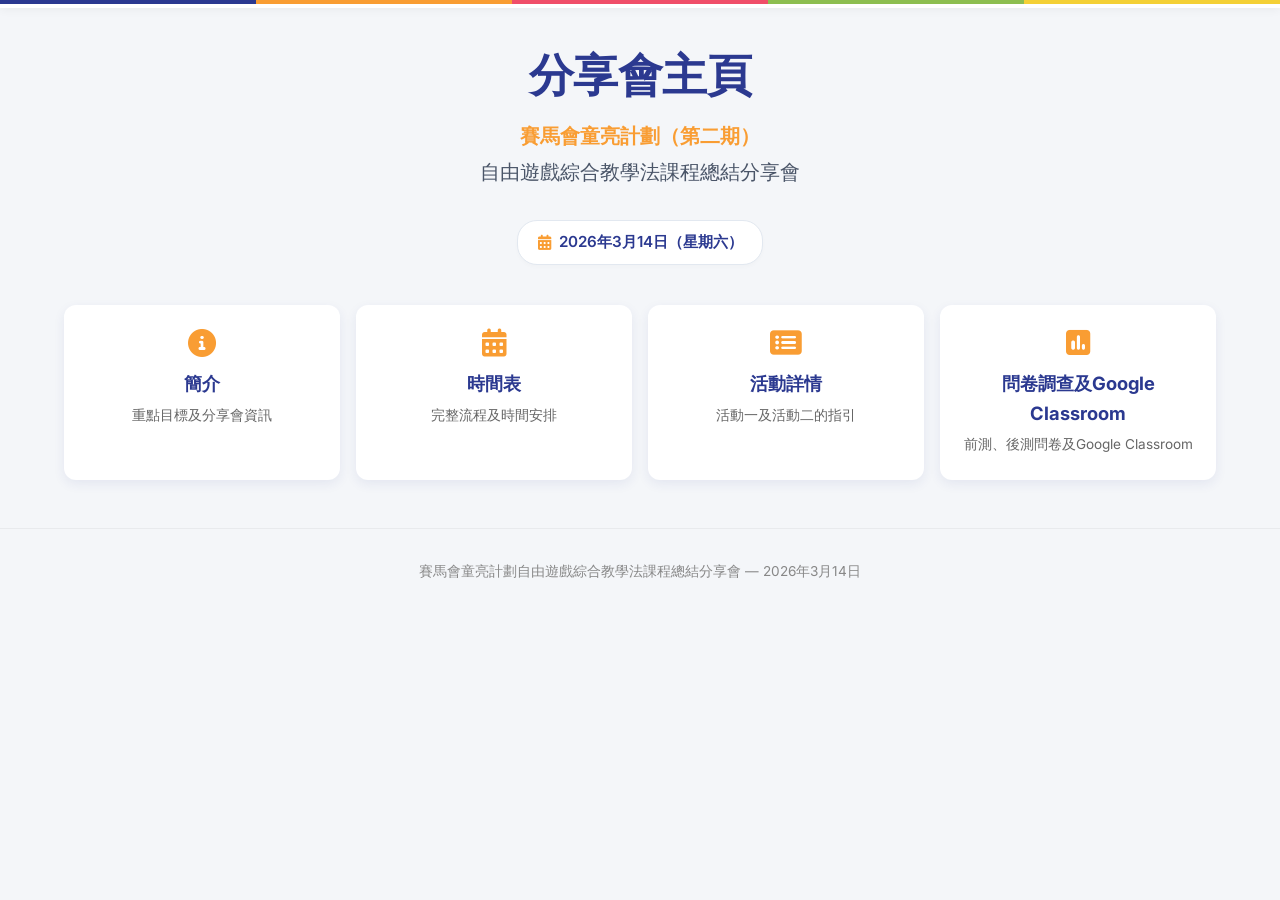
<file: index.html>
<!DOCTYPE html>
<html lang="zh-Hant-HK">
<head>
    <meta charset="UTF-8">
    <meta name="viewport" content="width=device-width, initial-scale=1.0">
    <title>自由遊戲綜合教學法課程總結分享會 — 參加者</title>
    <link rel="stylesheet" href="styles/styles.css">
    <link href="https://fonts.googleapis.com/css2?family=Inter:wght@300;400;500;600&display=swap" rel="stylesheet">
    <link href="https://cdnjs.cloudflare.com/ajax/libs/font-awesome/6.0.0/css/all.min.css" rel="stylesheet">
    <style>
        .site-title {
            font-weight: 600;
            color: #2b3990;
            font-size: 1rem;
        }
</style>
</head>
<body>
    <header>
        <nav>
            <div class="nav-wrapper"></div>
        </nav>
    </header>

    <main>
        <div class="hero">
            <h1>分享會主頁</h1>
            <p class="subtitle">賽馬會童亮計劃（第二期）</p>
            <p class="subtitle">自由遊戲綜合教學法課程總結分享會</p>
            <div class="date-info">
                <i class="fas fa-calendar-alt"></i>
                2026年3月14日（星期六）
            </div>
        </div>

        <div class="dashboard-grid">
            <div class="card" data-section="overview">
                <i class="fas fa-info-circle"></i>
                <h2>簡介</h2>
                <p>重點目標及分享會資訊</p>
            </div>
            <div class="card" data-section="schedule">
                <i class="fas fa-calendar-alt"></i>
                <h2>時間表</h2>
                <p>完整流程及時間安排</p>
            </div>
            <div class="card" data-section="activity-details">
                <i class="fas fa-list-alt"></i>
                <h2>活動詳情</h2>
                <p>活動一及活動二的指引</p>
            </div>
            <div class="card surveys-card" data-section="surveys">
                <i class="fas fa-poll"></i>
                <h2>問卷調查及Google Classroom</h2>
                <p>前測、後測問卷及Google Classroom</p>
            </div>
        </div>

    </main>

    <footer>
        <p>賽馬會童亮計劃自由遊戲綜合教學法課程總結分享會 — 2026年3月14日</p>
    </footer>

    <script>
        document.querySelectorAll('.card').forEach(card => {
            card.addEventListener('click', function() {
                const routes = {
                    'overview': 'pages/overview.html',
                    'schedule': 'pages/schedule.html',
                    'activity-details': 'pages/activity_details.html',
                    'surveys': 'pages/surveys.html'
                };
                const dest = routes[this.dataset.section];
                if (dest) window.location.href = dest;
            });
        });
    </script>
</body>
</html>
</file>
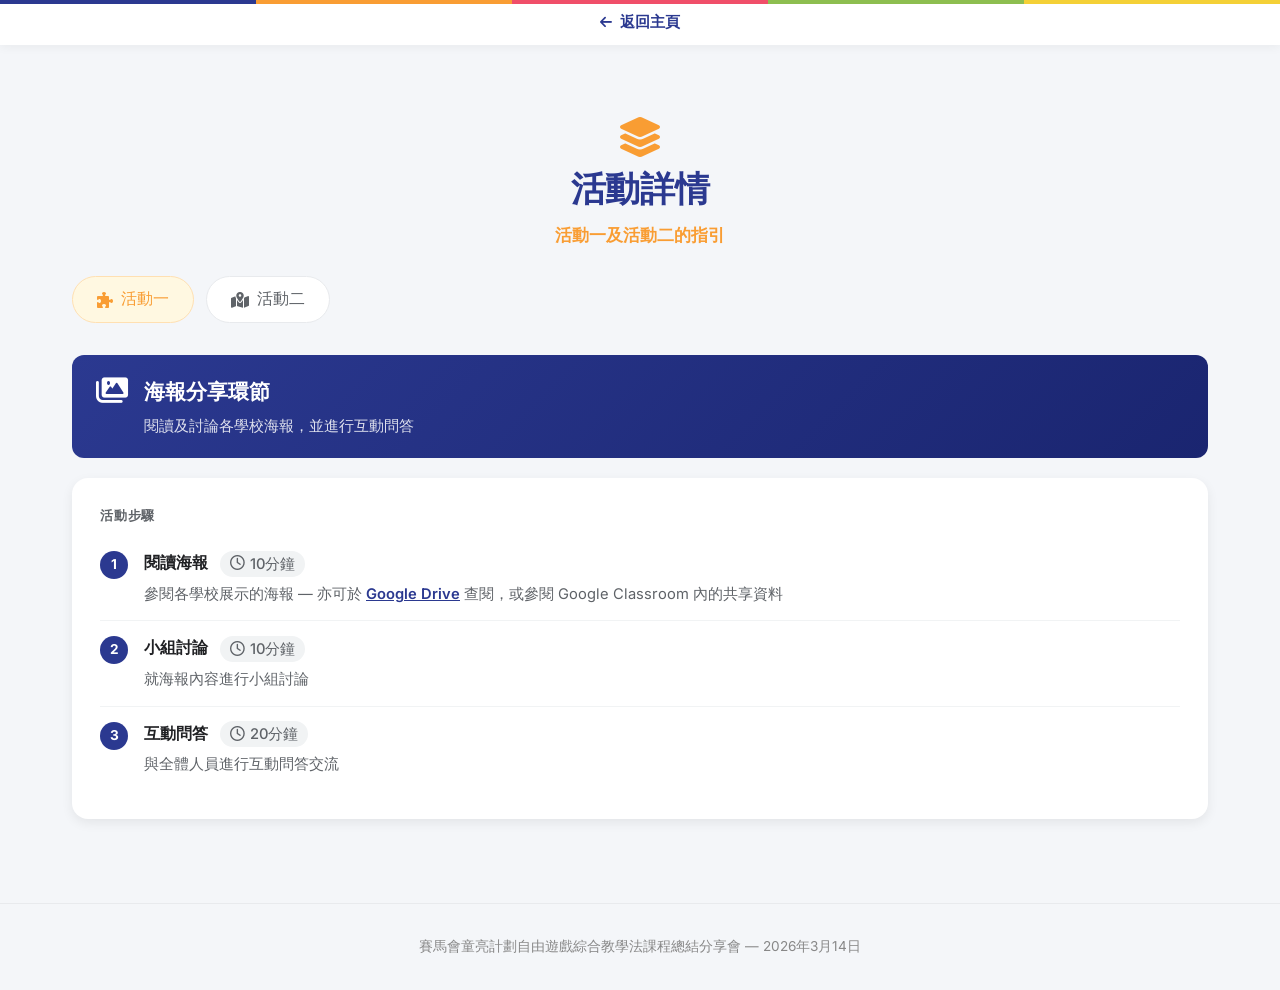
<file: pages/activity_details.html>
<!DOCTYPE html>
<html lang="zh-Hant-HK">
<head>
    <meta charset="UTF-8">
    <meta name="viewport" content="width=device-width, initial-scale=1.0">
    <title>活動詳情 — 自由遊戲綜合教學法課程總結分享會</title>
    <link rel="stylesheet" href="../styles/styles.css">
    <link href="https://fonts.googleapis.com/css2?family=Inter:wght@300;400;500;600;700&display=swap" rel="stylesheet">
    <link href="https://cdnjs.cloudflare.com/ajax/libs/font-awesome/6.0.0/css/all.min.css" rel="stylesheet">
    <style>
        .tabs-container { display:flex; gap:12px; margin-bottom:24px; overflow-x:auto; padding-bottom:8px; }
        .tab-btn { background:#ffffff; border:1px solid #e8eaed; padding:12px 24px; border-radius:30px; font-size:1em; font-weight:500; color:#5f6368; cursor:pointer; transition:all 0.2s ease; white-space:nowrap; display:flex; align-items:center; gap:8px; }
        .tab-btn:hover { background:#f8f9fa; border-color:#dadce0; }
        .tab-btn.active { background:#fff8e1; color:#f99d33; border-color:#ffe0b2; }
        .tab-content { display:none; }
        .tab-content.active { display:block; animation:fadeIn 0.3s ease; }
        @keyframes fadeIn { from { opacity:0; transform:translateY(8px); } to { opacity:1; transform:translateY(0); } }

        .activity-card { background:white; border-radius:16px; padding:28px; box-shadow:0 4px 12px rgba(0,0,0,0.07); margin-bottom:20px; }
        .activity-title-bar { border-radius:12px; padding:20px 24px; margin-bottom:20px; display:flex; align-items:flex-start; gap:16px; }
        .activity-title-bar i { font-size:1.8rem; margin-top:2px; }
        .activity-title-bar h2 { color:white; margin:0 0 6px; font-size:1.3rem; }
        .activity-title-bar p { color:rgba(255,255,255,0.85); margin:0; font-size:0.95rem; line-height:1.5; }

        .section-label { font-size:0.8rem; font-weight:700; text-transform:uppercase; letter-spacing:0.8px; color:#5f6368; margin:0 0 10px; }
        .grouping-box { background:#f8f9fa; border-radius:10px; padding:14px 18px; color:#3c4043; line-height:1.6; margin-bottom:20px; }
        .grouping-box i { color:#f99d33; margin-right:6px; }

        .materials-list { display:flex; flex-wrap:wrap; gap:10px; margin-bottom:20px; }
        .material-chip { background:#fff8e1; border:1.5px solid #ffe0b2; color:#c77800; border-radius:30px; padding:8px 16px; font-size:0.9rem; font-weight:600; display:inline-flex; align-items:center; gap:8px; }

        .steps-list { list-style:none; padding:0; margin:0; }
        .steps-list li { display:flex; gap:16px; padding:14px 0; border-bottom:1px solid #f1f3f4; align-items:flex-start; }
        .steps-list li:last-child { border-bottom:none; }
        .step-num { background:#2b3990; color:white; border-radius:50%; width:28px; height:28px; display:flex; align-items:center; justify-content:center; font-weight:700; font-size:0.85rem; flex-shrink:0; margin-top:1px; }
        .step-body { flex:1; }
        .step-body strong { display:block; color:#202124; margin-bottom:4px; }
        .step-body span { color:#5f6368; font-size:0.92rem; line-height:1.5; }
        .step-time { background:#f1f3f4; color:#5f6368; border-radius:20px; padding:2px 10px; font-size:0.8rem; font-weight:500; display:inline-flex; align-items:center; gap:5px; margin-left:8px; vertical-align:middle; }

        .padlet-btn { display:inline-flex; align-items:center; gap:10px; background:#2b3990; color:white; padding:12px 22px; border-radius:8px; text-decoration:none; font-weight:600; margin-bottom:20px; }
        .padlet-btn:hover { background:#1a2570; }
    </style>
</head>
<body>
    <header>
        <nav><div class="nav-wrapper">
            <a href="../index.html" class="back-button"><i class="fas fa-arrow-left"></i> 返回主頁</a>
        </div></nav>
    </header>
    <main class="content-wrapper">
        <div class="page-header">
            <i class="fas fa-layer-group" style="font-size:2.5rem; color:#f99d33;"></i>
            <h1>活動詳情</h1>
            <p class="subtitle">活動一及活動二的指引</p>
        </div>

        <div class="tabs-container">
            <button class="tab-btn active" onclick="switchTab('activity1', this)"><i class="fas fa-puzzle-piece"></i> 活動一</button>
            <button class="tab-btn" onclick="switchTab('activity2', this)"><i class="fas fa-map-marked-alt"></i> 活動二</button>
        </div>

        <!-- 活動一 -->
        <div id="activity1" class="tab-content active">
            <div class="activity-title-bar" style="background:linear-gradient(135deg, #2b3990, #1a2570);">
                <i class="fas fa-images" style="color:white;"></i>
                <div>
                    <h2>海報分享環節</h2>
                    <p>閱讀及討論各學校海報，並進行互動問答</p>
                </div>
            </div>

            <div class="activity-card">
                <p class="section-label">活動步驟</p>
                <ol class="steps-list">
                    <li>
                        <div class="step-num">1</div>
                        <div class="step-body">
                            <strong>閱讀海報 <span class="step-time"><i class="far fa-clock"></i> 10分鐘</span></strong>
                            <span>參閱各學校展示的海報 — 亦可於 <a href="https://drive.google.com/drive/folders/1TQ3ZTKOnQF1mgY9rNDHFNH5A5hk15SBx?usp=sharing" target="_blank" rel="noopener noreferrer" style="color:#2b3990; font-weight:600;">Google Drive</a> 查閱，或參閱 Google Classroom 內的共享資料</span>
                        </div>
                    </li>
                    <li>
                        <div class="step-num">2</div>
                        <div class="step-body">
                            <strong>小組討論 <span class="step-time"><i class="far fa-clock"></i> 10分鐘</span></strong>
                            <span>就海報內容進行小組討論</span>
                        </div>
                    </li>
                    <li>
                        <div class="step-num">3</div>
                        <div class="step-body">
                            <strong>互動問答 <span class="step-time"><i class="far fa-clock"></i> 20分鐘</span></strong>
                            <span>與全體人員進行互動問答交流</span>
                        </div>
                    </li>
                </ol>

            </div>
        </div>

        <!-- 活動二 -->
        <div id="activity2" class="tab-content">
            <div class="activity-title-bar" style="background:linear-gradient(135deg, #0d9488, #0f766e);">
                <i class="fas fa-map-marked-alt" style="color:white;"></i>
                <div>
                    <h2>「童亮自由玩！」社區地圖</h2>
                    <p>協作識別本地社區資源，並在Padlet地圖上共同標記</p>
                </div>
            </div>

            <div class="activity-card">
                <a href="https://padlet.com/herman925/padlet-wn71epc6q7opgcf6" target="_blank" rel="noopener noreferrer" class="padlet-btn">
                    <i class="fas fa-external-link-alt"></i> 開啟Padlet版面
                </a>

                <p class="section-label">分組安排</p>
                <div class="grouping-box"><i class="fas fa-map-marker-alt"></i> 按地區分組 — 屯門、元朗、九龍城、沙田、深水埗</div>

                <p class="section-label">活動步驟</p>
                <ol class="steps-list">
                    <li>
                        <div class="step-num">1</div>
                        <div class="step-body">
                            <strong>簡介 <span class="step-time"><i class="far fa-clock"></i> 2分鐘</span></strong>
                            <span>掃描QR碼進入Padlet，確認已在正確的地區小組</span>
                        </div>
                    </li>
                    <li>
                        <div class="step-num">2</div>
                        <div class="step-body">
                            <strong>社區集思 <span class="step-time"><i class="far fa-clock"></i> 10分鐘</span></strong>
                            <span>集思本地遊戲空間（公園、圖書館、海濱等），在Padlet地圖上新增項目，填寫地區及地方類別，並按圖例設置顏色</span>
                        </div>
                    </li>
                    <li>
                        <div class="step-num">3</div>
                        <div class="step-body">
                            <strong>分析及標注 <span class="step-time"><i class="far fa-clock"></i> 10分鐘</span></strong>
                            <span>參考「Padlet張貼指引及圖例」評估各地點，並在Padlet加入評語</span>
                            <div style="display:flex; flex-wrap:wrap; gap:10px; margin-top:10px;">
                                <a href="../downloads/cps_prompt_sheet.pdf" download class="material-chip" style="text-decoration:none;"><i class="fas fa-download"></i> CPS Prompt Sheet</a>
                                <a href="../downloads/legend_sheet.pdf" download class="material-chip" style="text-decoration:none;"><i class="fas fa-download"></i> Padlet Legend Sheet</a>
                            </div>
                        </div>
                    </li>
                    <li>
                        <div class="step-num">4</div>
                        <div class="step-body">
                            <strong>整合準備 <span class="step-time"><i class="far fa-clock"></i> 3分鐘</span></strong>
                            <span>找出1至2個重要發現，指定成員準備分享</span>
                        </div>
                    </li>
                    <li>
                        <div class="step-num">5</div>
                        <div class="step-body">
                            <strong>全體分享 <span class="step-time"><i class="far fa-clock"></i> 15分鐘</span></strong>
                            <span>各組代表向全體人員分享重點心得</span>
                        </div>
                    </li>
                </ol>
            </div>
        </div>

    </main>
    <footer><p>賽馬會童亮計劃自由遊戲綜合教學法課程總結分享會 — 2026年3月14日</p></footer>
    <script>
        function switchTab(tabId, btn) {
            document.querySelectorAll('.tab-content').forEach(t => t.classList.remove('active'));
            document.querySelectorAll('.tab-btn').forEach(b => b.classList.remove('active'));
            document.getElementById(tabId).classList.add('active');
            btn.classList.add('active');
        }
    </script>
</body>
</html>
</file>
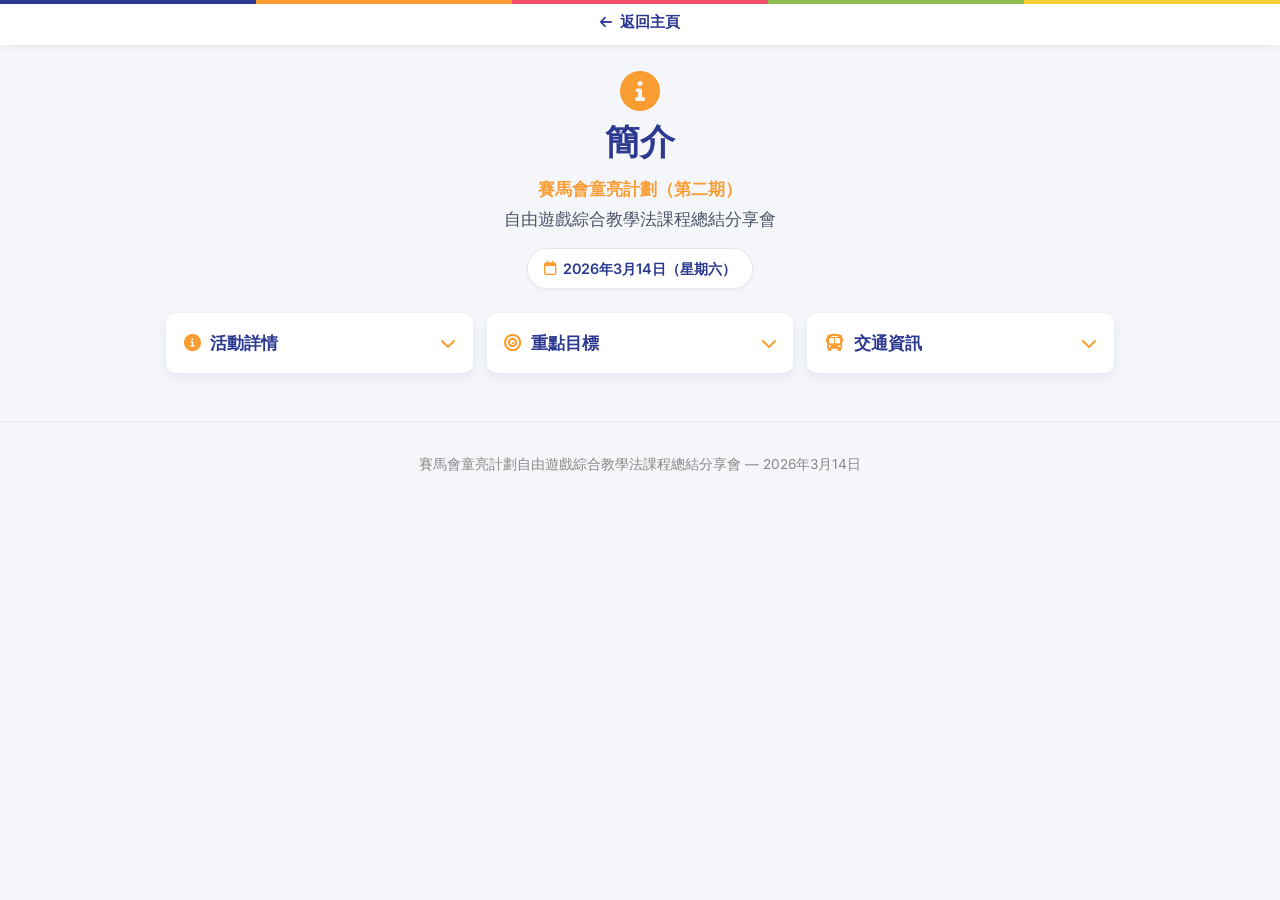
<file: pages/overview.html>
<!DOCTYPE html>
<html lang="zh-Hant-HK">
<head>
    <meta charset="UTF-8">
    <meta name="viewport" content="width=device-width, initial-scale=1.0">
    <title>簡介 — 自由遊戲綜合教學法課程總結分享會</title>
    <link rel="stylesheet" href="../styles/styles.css">
    <link href="https://fonts.googleapis.com/css2?family=Inter:wght@300;400;500;600&display=swap" rel="stylesheet">
    <link href="https://cdnjs.cloudflare.com/ajax/libs/font-awesome/6.0.0/css/all.min.css" rel="stylesheet">
    <style>
        .page-header { padding:1.6rem 1rem 0.75rem; }
        .page-grid { max-width:980px; gap:0.875rem; padding:0.75rem 1rem 1rem; }
        .page-card { border-radius:10px; }
        .details-grid { display:grid; gap:10px; }
        .detail-item { display:grid; gap:4px; }
        .detail-item strong { color:#34495e; font-weight:500; display:flex; align-items:center; gap:8px; font-size:0.95rem; }
        .detail-item strong i { color:#9b59b6; width:16px; text-align:center; }
        .detail-item span { color:#576574; line-height:1.45; padding-left:24px; font-size:0.94rem; }
        .collapsible-card { padding:0; gap:0; overflow:hidden; }
        .collapsible-trigger { width:100%; display:flex; align-items:center; justify-content:space-between; gap:12px; padding:1rem 1.1rem; border:none; background:none; text-align:left; cursor:pointer; font:inherit; color:inherit; }
        .collapsible-trigger h2 { margin:0; padding-bottom:0; border-bottom:none; flex:1; font-size:1.08rem; }
        .collapsible-trigger:focus-visible { outline:2px solid var(--brand-orange); outline-offset:-2px; }
        .collapsible-icon { color:var(--brand-orange); transition:transform 0.2s ease; }
        .collapsible-content { display:none; padding:0 1.1rem 1.1rem; }
        .collapsible-card.is-open .collapsible-content { display:grid; }
        .collapsible-card.is-open .collapsible-icon { transform:rotate(180deg); }
        @media (max-width:768px) {
            .page-header { padding:1.2rem 0.9rem 0.5rem; }
            .page-grid { gap:0.75rem; padding:0.625rem 0.75rem 0.875rem; }
            .collapsible-trigger { padding:0.9rem 1rem; }
            .collapsible-content { padding:0 1rem 1rem; }
            .detail-item strong { font-size:0.92rem; }
            .detail-item span { font-size:0.91rem; }
        }
    </style>
</head>
<body>
    <header>
        <nav><div class="nav-wrapper">
            <a href="../index.html" class="back-button"><i class="fas fa-arrow-left"></i> 返回主頁</a>
        </div></nav>
    </header>
    <main>
        <div class="page-header">
            <i class="fas fa-info-circle" style="font-size:2.5rem; color:#f99d33;"></i>
            <h1>簡介</h1>
            <p class="subtitle">賽馬會童亮計劃（第二期）</p>
            <p class="subtitle">自由遊戲綜合教學法課程總結分享會</p>
            <div class="date-info"><i class="far fa-calendar"></i> 2026年3月14日（星期六）</div>
        </div>

        <section class="page-grid">

          <!-- 卡片一：活動詳情 -->
          <div class="page-card collapsible-card">
            <button class="collapsible-trigger" type="button" aria-expanded="false">
              <h2><i class="fas fa-info-circle"></i> 活動詳情</h2>
              <i class="fas fa-chevron-down collapsible-icon" aria-hidden="true"></i>
            </button>
            <div class="details-grid collapsible-content">
              <div class="detail-item"><strong><i class="far fa-calendar"></i> 日期</strong><span>2026年3月14日（星期六）</span></div>
              <div class="detail-item"><strong><i class="far fa-clock"></i> 時間</strong><span>上午9時至下午1時</span></div>
              <div class="detail-item"><strong><i class="fas fa-clipboard-check"></i> 登記</strong><span>上午8時30分開始</span></div>
              <div class="detail-item"><strong><i class="fas fa-map-marker-alt"></i> 地點</strong><span>九龍塘達之路72號創新中心</span></div>
              <div class="detail-item"><strong><i class="fas fa-door-open"></i> 場地</strong><span>Chamber 2A+2B</span></div>
              <div class="detail-item"><strong><i class="fas fa-users"></i> 人數</strong><span>約100人</span></div>
            </div>
          </div>

          <!-- 卡片二：重點目標 -->
          <div class="page-card collapsible-card">
            <button class="collapsible-trigger" type="button" aria-expanded="false">
              <h2><i class="fas fa-bullseye"></i> 重點目標</h2>
              <i class="fas fa-chevron-down collapsible-icon" aria-hidden="true"></i>
            </button>
            <div class="details-grid collapsible-content">
              <div class="detail-item"><strong><i class="fas fa-layer-group"></i> 整合學習成果</strong><span>整合及總結自由遊戲綜合教學法的學習成果</span></div>
              <div class="detail-item"><strong><i class="fas fa-network-wired"></i> 建立專業學習社群</strong><span>建立跨校及跨區的專業學習社群</span></div>
              <div class="detail-item"><strong><i class="fas fa-share-alt"></i> 分享實踐經驗</strong><span>分享各學校的真實案例及推行策略</span></div>
              <div class="detail-item"><strong><i class="fas fa-comments"></i> 協作解難</strong><span>透過小組活動及主題討論，共同應對實踐挑戰</span></div>
            </div>
          </div>

          <!-- 卡片四：交通資訊 -->
          <div class="page-card collapsible-card">
            <button class="collapsible-trigger" type="button" aria-expanded="false">
              <h2><i class="fas fa-bus"></i> 交通資訊</h2>
              <i class="fas fa-chevron-down collapsible-icon" aria-hidden="true"></i>
            </button>
            <div class="details-grid collapsible-content">
              <div class="detail-item">
                <strong><i class="fas fa-map-marker-alt"></i> 屯門</strong>
                <span>早上7:50，上車地點：屯門 V City 商場地下過境巴士站</span>
              </div>
              <div class="detail-item">
                <strong><i class="fas fa-map-marker-alt"></i> 元朗</strong>
                <span>早上8:10，上車地點：元朗站 H 出口朗明街（形點 I 外）</span>
              </div>
              <div class="detail-item">
                <strong><i class="fas fa-exclamation-circle"></i> 備註</strong>
                <span>由於為同一班車，元朗的出車時間可能會因屯門的情況有所延遲，敬請見諒。</span>
              </div>
              <div class="detail-item">
                <strong><i class="fas fa-car-side"></i> 車牌號碼</strong>
                <span>KC7211</span>
              </div>
              <div class="detail-item">
                <strong><i class="fas fa-shuttle-van"></i> 車輛資訊</strong>
                <span>29 座小巴</span>
              </div>
              <div class="detail-item">
                <strong><i class="fas fa-arrow-left"></i> 回程資料</strong>
                <span>BB2618，譚先生 53037365</span>
              </div>
            </div>
          </div>

        </section>
    </main>
  <script>
    document.querySelectorAll('.collapsible-trigger').forEach(trigger => {
      trigger.addEventListener('click', () => {
        const card = trigger.closest('.collapsible-card');
        const isOpen = card.classList.toggle('is-open');
        trigger.setAttribute('aria-expanded', String(isOpen));
      });
    });
  </script>
    <footer><p>賽馬會童亮計劃自由遊戲綜合教學法課程總結分享會 — 2026年3月14日</p></footer>
</body>
</html>
</file>
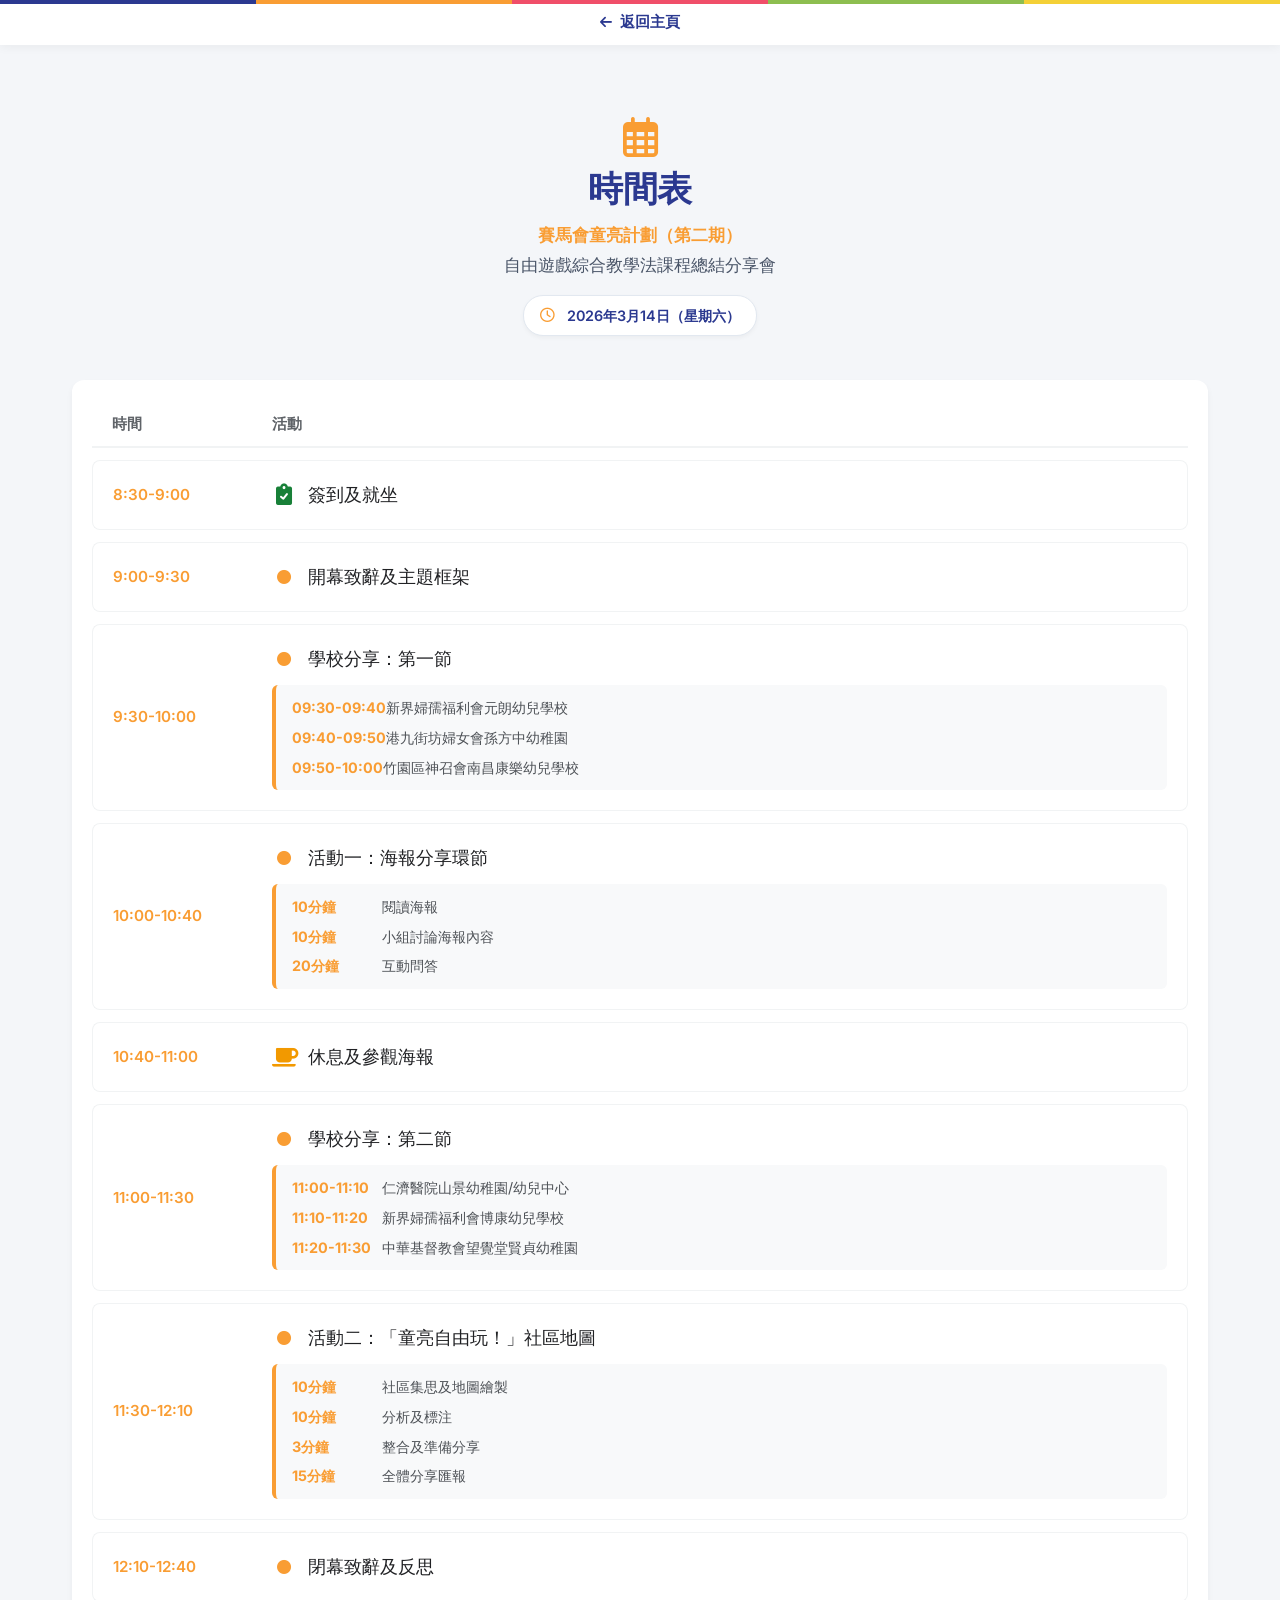
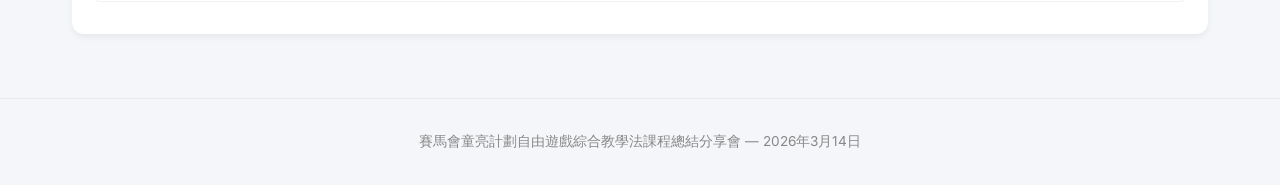
<file: pages/schedule.html>
<!DOCTYPE html>
<html lang="zh-Hant-HK">
<head>
    <meta charset="UTF-8">
    <meta name="viewport" content="width=device-width, initial-scale=1.0">
    <title>時間表 — 自由遊戲綜合教學法課程總結分享會</title>
    <link rel="stylesheet" href="../styles/styles.css">
    <link href="https://fonts.googleapis.com/css2?family=Inter:wght@300;400;500;600&display=swap" rel="stylesheet">
    <link href="https://cdnjs.cloudflare.com/ajax/libs/font-awesome/6.0.0/css/all.min.css" rel="stylesheet">
    <style>
        .schedule-table { background:#ffffff; border-radius:12px; box-shadow:0 4px 6px rgba(0,0,0,0.05); padding:20px; margin-top:20px; }
        table { width:100%; border-collapse:separate; border-spacing:0 12px; }
        th { text-align:left; padding:0 20px 10px 20px; color:#5f6368; font-weight:600; font-size:0.95em; border-bottom:2px solid #f1f3f4; }
        tbody tr { background:#ffffff; transition:all 0.2s ease; }
        tbody tr:hover { transform:translateY(-2px); box-shadow:0 4px 12px rgba(0,0,0,0.08); border-radius:8px; }
        tbody td { padding:20px; background:#ffffff; border-top:1px solid #f1f3f4; border-bottom:1px solid #f1f3f4; }
        tbody td:first-child { border-left:1px solid #f1f3f4; border-radius:8px 0 0 8px; width:160px; color:#f99d33; font-weight:600; font-size:0.95em; white-space:nowrap; }
        tbody td:last-child { border-right:1px solid #f1f3f4; border-radius:0 8px 8px 0; }
        .activity-title { font-size:1.1em; font-weight:500; color:#202124; display:flex; align-items:center; gap:12px; }
        .activity-title i { font-size:1.2em; color:#f99d33; width:24px; text-align:center; }
        .activity-details { margin-top:12px; padding:12px 16px; background:#f8f9fa; border-radius:6px; border-left:4px solid #f99d33; font-size:0.9em; color:#4d5156; }
        .activity-step { display:flex; margin-bottom:8px; line-height:1.5; }
        .activity-step:last-child { margin-bottom:0; }
        .activity-step strong { color:#f99d33; min-width:90px; display:inline-block; }
        .activity-plans-divider { margin-top:10px; padding-top:10px; border-top:1px dashed #f99d33; }
        .activity-plans-label { font-weight:600; color:#5f6368; margin-bottom:6px; font-size:0.85em; }
        .activity-title i.fa-coffee { color:#f29900; }
        .activity-title i.fa-clipboard-check { color:#188038; }
        .activity-title i.fa-circle { font-size:0.8em; color:#f99d33; }
        .date-info { text-align:center; color:#5f6368; margin-top:8px; font-size:0.95em; }
        .date-info i { margin-right:6px; }
        @media (max-width:768px) {
            tbody td { display:block; width:100% !important; border:none !important; padding:12px 20px; }
            tbody td:first-child { padding-bottom:0; color:#5f6368; font-size:0.85em; }
            tbody tr { display:block; border:1px solid #f1f3f4; border-radius:8px; margin-bottom:12px; }
            thead { display:none; }
        }
    </style>
</head>
<body>
    <header>
        <nav><div class="nav-wrapper">
            <a href="../index.html" class="back-button"><i class="fas fa-arrow-left"></i> 返回主頁</a>
        </div></nav>
    </header>
    <main class="content-wrapper">
        <div class="page-header">
            <i class="far fa-calendar-alt" style="font-size:2.5rem; color:#f99d33;"></i>
            <h1>時間表</h1>
            <p class="subtitle">賽馬會童亮計劃（第二期）</p>
            <p class="subtitle">自由遊戲綜合教學法課程總結分享會</p>
            <div class="date-info"><i class="far fa-clock"></i> 2026年3月14日（星期六）</div>
        </div>


        <div class="page-card schedule-table">
            <table>
                <thead>
                    <tr>
                        <th>時間</th>
                        <th>活動</th>
                    </tr>
                </thead>
                <tbody>
                    <tr>
                        <td>8:30-9:00</td>
                        <td>
                            <div class="activity-title">
                                <i class="fas fa-clipboard-check"></i> 簽到及就坐
                            </div>
                        </td>
                    </tr>
                    <tr>
                        <td>9:00-9:30</td>
                        <td>
                            <div class="activity-title">
                                <i class="fas fa-circle"></i> 開幕致辭及主題框架
                            </div>
                        </td>
                    </tr>
                    <tr>
                        <td>9:30-10:00</td>
                        <td>
                            <div class="activity-title">
                                <i class="fas fa-circle"></i> 學校分享：第一節
                            </div>
                            <div class="activity-details">
                                <div class="activity-step"><strong>09:30-09:40</strong> 新界婦孺福利會元朗幼兒學校</div>
                                <div class="activity-step"><strong>09:40-09:50</strong> 港九街坊婦女會孫方中幼稚園</div>
                                <div class="activity-step"><strong>09:50-10:00</strong> 竹園區神召會南昌康樂幼兒學校</div>
                            </div>
                        </td>
                    </tr>
                    <tr>
                        <td>10:00-10:40</td>
                        <td>
                            <div class="activity-title">
                                <i class="fas fa-circle"></i> 活動一：海報分享環節
                            </div>
                            <div class="activity-details">
                                <div class="activity-step"><strong>10分鐘</strong> 閱讀海報</div>
                                <div class="activity-step"><strong>10分鐘</strong> 小組討論海報內容</div>
                                <div class="activity-step"><strong>20分鐘</strong> 互動問答</div>
                            </div>
                        </td>
                    </tr>
                    <tr>
                        <td>10:40-11:00</td>
                        <td>
                            <div class="activity-title">
                                <i class="fas fa-coffee"></i> 休息及參觀海報
                            </div>
                        </td>
                    </tr>
                    <tr>
                        <td>11:00-11:30</td>
                        <td>
                            <div class="activity-title">
                                <i class="fas fa-circle"></i> 學校分享：第二節
                            </div>
                            <div class="activity-details">
                                <div class="activity-step"><strong>11:00-11:10</strong> 仁濟醫院山景幼稚園/幼兒中心</div>
                                <div class="activity-step"><strong>11:10-11:20</strong> 新界婦孺福利會博康幼兒學校</div>
                                <div class="activity-step"><strong>11:20-11:30</strong> 中華基督教會望覺堂賢貞幼稚園</div>
                            </div>
                        </td>
                    </tr>
                    <tr>
                        <td>11:30-12:10</td>
                        <td>
                            <div class="activity-title">
                                <i class="fas fa-circle"></i> 活動二：「童亮自由玩！」社區地圖
                            </div>
                            <div class="activity-details">
                                <div class="activity-step"><strong>10分鐘</strong> 社區集思及地圖繪製</div>
                                <div class="activity-step"><strong>10分鐘</strong> 分析及標注</div>
                                <div class="activity-step"><strong>3分鐘</strong> 整合及準備分享</div>
                                <div class="activity-step"><strong>15分鐘</strong> 全體分享匯報</div>
                            </div>
                        </td>
                    </tr>
                    <tr>
                        <td>12:10-12:40</td>
                        <td>
                            <div class="activity-title">
                                <i class="fas fa-circle"></i> 閉幕致辭及反思
                            </div>
                        </td>
                    </tr>
                </tbody>
            </table>
        </div>
    </main>
    <footer><p>賽馬會童亮計劃自由遊戲綜合教學法課程總結分享會 — 2026年3月14日</p></footer>
</body>
</html>
</file>
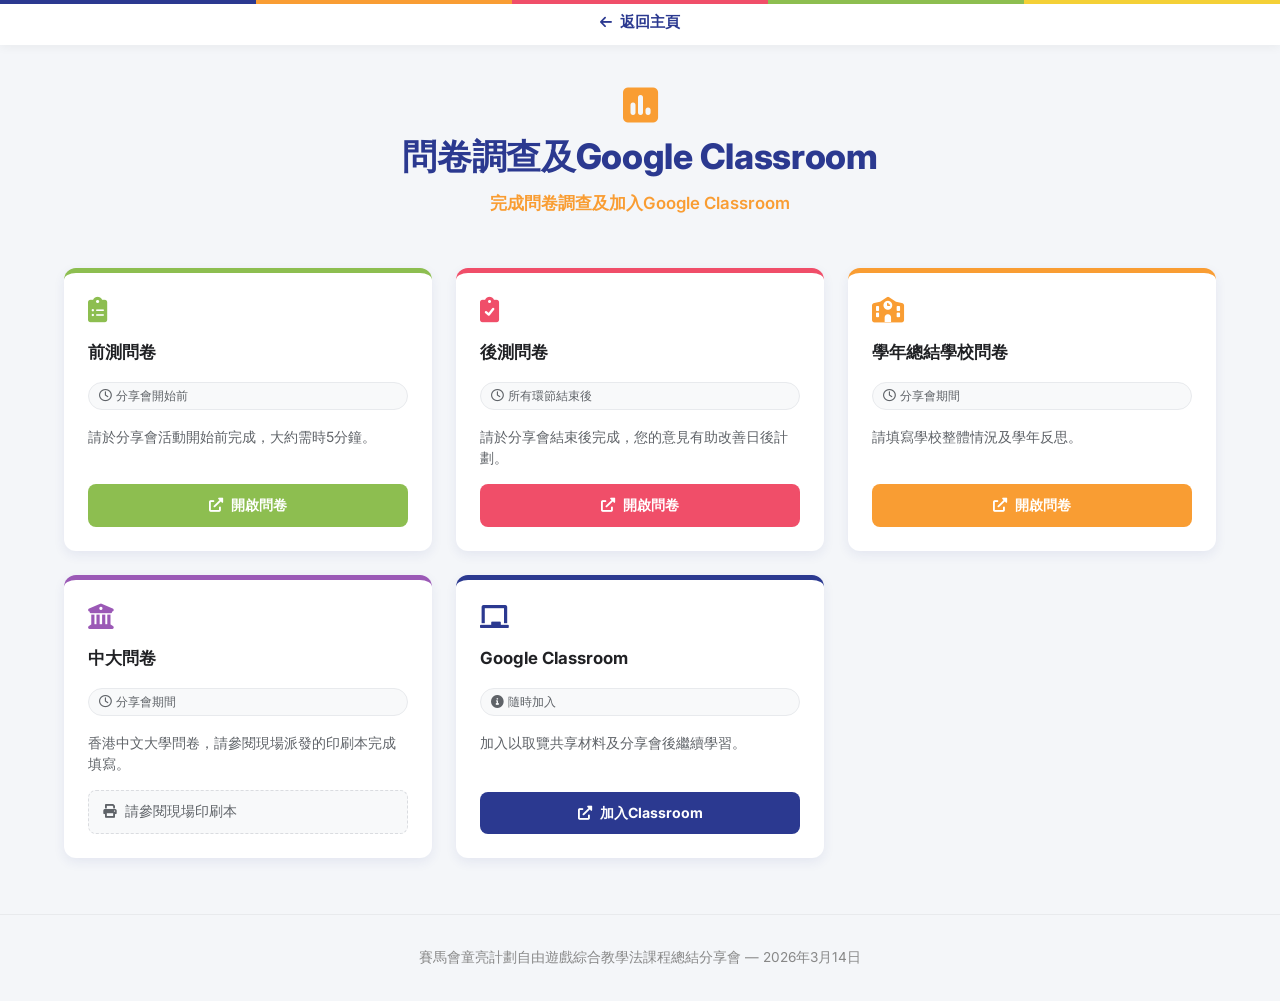
<file: pages/surveys.html>
<!DOCTYPE html>
<html lang="zh-Hant-HK">
<head>
    <meta charset="UTF-8">
    <meta name="viewport" content="width=device-width, initial-scale=1.0">
    <title>問卷調查及Google Classroom — 自由遊戲綜合教學法課程總結分享會</title>
    <link rel="stylesheet" href="../styles/styles.css">
    <link href="https://fonts.googleapis.com/css2?family=Inter:wght@300;400;500;600;700&display=swap" rel="stylesheet">
    <link href="https://cdnjs.cloudflare.com/ajax/libs/font-awesome/6.0.0/css/all.min.css" rel="stylesheet">
    <style>
        .survey-card { border-top:5px solid #e8eaed; }
        .survey-card.pre-test   { border-top-color:#8dbe50; }
        .survey-card.post-test  { border-top-color:#f04e69; }
        .survey-card.final-year { border-top-color:#f99d33; }
        .survey-card.cuhk       { border-top-color:#9b59b6; }
        .survey-card.classroom  { border-top-color:#2b3990; }

        .survey-card .card-icon { font-size:1.6rem; }
        .survey-card.pre-test   .card-icon { color:#8dbe50; }
        .survey-card.post-test  .card-icon { color:#f04e69; }
        .survey-card.final-year .card-icon { color:#f99d33; }
        .survey-card.cuhk       .card-icon { color:#9b59b6; }
        .survey-card.classroom  .card-icon { color:#2b3990; }

        .survey-card h2 { margin:0; font-size:1.05rem; color:#202124; font-weight:700; border:none; padding:0; }
        .survey-card p  { margin:0; color:#5f6368; font-size:0.88rem; line-height:1.5; flex:1; }

        .timing-badge { display:inline-flex; align-items:center; gap:5px; background:#f8f9fa; border:1px solid #e8eaed; border-radius:20px; padding:3px 10px; font-size:0.78em; font-weight:500; color:#5f6368; }

        .survey-btn { display:flex; align-items:center; justify-content:center; gap:8px; padding:10px 16px; border-radius:8px; text-decoration:none; font-weight:700; font-size:0.88rem; transition:opacity 0.2s; margin-top:auto; text-align:center; }
        .survey-btn:hover { opacity:0.85; }
        .survey-card.pre-test   .survey-btn { background:#8dbe50; color:white; }
        .survey-card.post-test  .survey-btn { background:#f04e69; color:white; }
        .survey-card.final-year .survey-btn { background:#f99d33; color:white; }
        .survey-card.cuhk       .survey-btn { background:#9b59b6; color:white; }
        .survey-card.classroom  .survey-btn { background:#2b3990; color:white; }

        .no-link-box { background:#f8f9fa; border:1.5px dashed #dadce0; border-radius:8px; padding:10px 14px; display:flex; align-items:center; gap:8px; color:#5f6368; font-size:0.85rem; margin-top:auto; }
    </style>
</head>
<body>
    <header>
        <nav><div class="nav-wrapper">
            <a href="../index.html" class="back-button"><i class="fas fa-arrow-left"></i> 返回主頁</a>
        </div></nav>
    </header>
    <main>
        <div class="page-header">
            <i class="fas fa-poll" style="font-size:2.5rem; color:#f99d33;"></i>
            <h1>問卷調查及Google Classroom</h1>
            <p class="subtitle">完成問卷調查及加入Google Classroom</p>
        </div>

        <div class="page-grid">

            <div class="page-card survey-card pre-test">
                <i class="fas fa-clipboard-list card-icon"></i>
                <h2>前測問卷</h2>
                <span class="timing-badge"><i class="far fa-clock"></i> 分享會開始前</span>
                <p>請於分享會活動開始前完成，大約需時5分鐘。</p>
                <a href="https://eduhk.au1.qualtrics.com/jfe/form/SV_1UgFScb9EjCdZPw"
                   target="_blank" rel="noopener noreferrer" class="survey-btn">
                    <i class="fas fa-external-link-alt"></i> 開啟問卷
                </a>
            </div>

            <div class="page-card survey-card post-test">
                <i class="fas fa-clipboard-check card-icon"></i>
                <h2>後測問卷</h2>
                <span class="timing-badge"><i class="far fa-clock"></i> 所有環節結束後</span>
                <p>請於分享會結束後完成，您的意見有助改善日後計劃。</p>
                <a href="https://eduhk.au1.qualtrics.com/jfe/form/SV_6sNQjkbijFtMiX4"
                   target="_blank" rel="noopener noreferrer" class="survey-btn">
                    <i class="fas fa-external-link-alt"></i> 開啟問卷
                </a>
            </div>

            <div class="page-card survey-card final-year">
                <i class="fas fa-school card-icon"></i>
                <h2>學年總結學校問卷</h2>
                <span class="timing-badge"><i class="far fa-clock"></i> 分享會期間</span>
                <p>請填寫學校整體情況及學年反思。</p>
                <a href="https://form.jotform.com/252570560982058"
                   target="_blank" rel="noopener noreferrer" class="survey-btn">
                    <i class="fas fa-external-link-alt"></i> 開啟問卷
                </a>
            </div>

            <div class="page-card survey-card cuhk">
                <i class="fas fa-university card-icon"></i>
                <h2>中大問卷</h2>
                <span class="timing-badge"><i class="far fa-clock"></i> 分享會期間</span>
                <p>香港中文大學問卷，請參閱現場派發的印刷本完成填寫。</p>
                <div class="no-link-box">
                    <i class="fas fa-print"></i> 請參閱現場印刷本
                </div>
            </div>

            <div class="page-card survey-card classroom">
                <i class="fas fa-chalkboard card-icon"></i>
                <h2>Google Classroom</h2>
                <span class="timing-badge"><i class="fas fa-info-circle"></i> 隨時加入</span>
                <p>加入以取覽共享材料及分享會後繼續學習。</p>
                <a href="https://qr.codes/KcWzCB"
                   target="_blank" rel="noopener noreferrer" class="survey-btn">
                    <i class="fas fa-external-link-alt"></i> 加入Classroom
                </a>
            </div>

        </div>
    </main>
    <footer><p>賽馬會童亮計劃自由遊戲綜合教學法課程總結分享會 — 2026年3月14日</p></footer>
</body>
</html>
</file>
<file: styles/styles.css>
:root {
    --brand-navy: #2b3990;
    --brand-orange: #f99d33;
    --brand-pink: #f04e69;
    --brand-green: #8dbe50;
    --brand-yellow: #f4d036;

    --primary-color: var(--brand-navy);
    --secondary-color: var(--brand-orange);
    --background-color: #f4f6f9;
    --card-hover-color: #fffcf5;
    --text-color: #2c3e50;
    --card-shadow: 0 4px 12px rgba(43, 57, 144, 0.08);
}

* {
    margin: 0;
    padding: 0;
    box-sizing: border-box;
}

body {
    font-family: 'Inter', sans-serif;
    background-color: var(--background-color);
    color: var(--text-color);
    line-height: 1.6;
}

header {
    background-color: white;
    padding: 0.25rem 1rem;
    box-shadow: 0 2px 10px rgba(0, 0, 0, 0.05);
    position: sticky;
    top: 0;
    z-index: 100;
}

header::before {
    content: '';
    position: absolute;
    top: 0;
    left: 0;
    right: 0;
    height: 4px;
    background: linear-gradient(90deg,
        var(--brand-navy) 0%, var(--brand-navy) 20%,
        var(--brand-orange) 20%, var(--brand-orange) 40%,
        var(--brand-pink) 40%, var(--brand-pink) 60%,
        var(--brand-green) 60%, var(--brand-green) 80%,
        var(--brand-yellow) 80%, var(--brand-yellow) 100%
    );
}

nav {
    max-width: 1200px;
    margin: 0 auto;
    display: flex;
    justify-content: flex-end;
}

/* Sub-page nav layout */
.nav-wrapper {
    max-width: 1200px;
    margin: 0 auto;
    display: flex;
    align-items: center;
    justify-content: space-between;
    gap: 1rem;
}

.back-button {
    display: inline-flex;
    align-items: center;
    gap: 0.5rem;
    color: var(--brand-navy);
    text-decoration: none;
    font-weight: 600;
    font-size: 0.95rem;
    padding: 0.4rem 0.75rem;
    border-radius: 6px;
    transition: background 0.2s, color 0.2s;
    white-space: nowrap;
}

.back-button:hover {
    background: var(--background-color);
    color: var(--brand-orange);
}

.back-button i {
    font-size: 0.9em;
}

/* Sub-page content wrapper */
.content-wrapper {
    max-width: 1200px;
    margin: 0 auto;
    padding: 2rem;
}

/* Sub-page header / title block */
.page-header {
    text-align: center;
    padding: 2.5rem 1rem 1.5rem;
}

.page-header h1 {
    font-size: 2.2rem;
    font-weight: 800;
    color: var(--brand-navy);
    margin-bottom: 0.4rem;
    letter-spacing: -0.3px;
}

.page-header h1 i {
    color: var(--brand-orange);
    margin-right: 0.5rem;
}

.page-header .subtitle {
    font-size: 1.05rem;
    color: var(--brand-orange);
    font-weight: 600;
    margin-bottom: 0.2rem;
}

.page-header .subtitle:nth-of-type(2) {
    color: #4a5568;
    font-weight: 500;
}

.page-header .date-info {
    display: inline-flex;
    align-items: center;
    gap: 0.4rem;
    margin-top: 0.75rem;
    color: var(--brand-navy);
    font-weight: 600;
    font-size: 0.9rem;
    padding: 0.5rem 1rem;
    background: white;
    border: 1px solid #e2e8f0;
    border-radius: 20px;
    box-shadow: 0 2px 4px rgba(0,0,0,0.04);
}

.page-header .date-info i {
    color: var(--brand-orange);
}

.hero {
    text-align: center;
    padding: 2rem 1rem 1rem;
    position: relative;
    background: transparent;
    margin-bottom: 0.5rem;
}

.hero h1 {
    font-size: 2.8rem;
    font-weight: 800;
    color: var(--brand-navy);
    margin-bottom: 0.5rem;
    letter-spacing: -0.5px;
}

.hero .subtitle {
    font-size: 1.25rem;
    color: var(--brand-orange);
    font-weight: 600;
    margin-bottom: 0.25rem;
}

.hero .subtitle:nth-of-type(2) {
    color: #4a5568;
    font-weight: 500;
    margin-bottom: 1.5rem;
}

.hero .date-info {
    color: var(--brand-navy);
    font-weight: 600;
    font-size: 0.95rem;
    padding: 0.6rem 1.2rem;
    background: white;
    border: 1px solid #e2e8f0;
    border-radius: 20px;
    display: inline-flex;
    align-items: center;
    margin-top: 0.5rem;
    box-shadow: 0 2px 4px rgba(0,0,0,0.02);
}

.hero .date-info i {
    margin-right: 0.5rem;
    color: var(--brand-orange);
}

.dashboard-grid {
    max-width: 1200px;
    margin: 0 auto;
    padding: 1rem 1.5rem;
    display: grid;
    grid-template-columns: repeat(auto-fit, minmax(220px, 1fr));
    gap: 1rem;
}

.card {
    background: white;
    padding: 1.5rem 1rem;
    border-radius: 12px;
    box-shadow: var(--card-shadow);
    cursor: pointer;
    transition: transform 0.2s, box-shadow 0.2s, background-color 0.2s;
    text-align: center;
}

.card:hover {
    transform: translateY(-4px);
    box-shadow: 0 8px 24px rgba(43, 57, 144, 0.15);
    background-color: var(--card-hover-color);
}

.card i {
    font-size: 1.75rem;
    color: var(--brand-orange);
    margin-bottom: 0.75rem;
}

.card h2 {
    margin-bottom: 0.4rem;
    color: var(--brand-navy);
    font-size: 1.15rem;
}

.card p {
    color: #666;
    font-size: 0.85rem;
}

@media (max-width: 768px) {
    .hero {
        padding: 1.25rem 1rem 0.75rem;
    }

    .hero h1 {
        font-size: 1.9rem;
    }

    .hero .subtitle {
        font-size: 1rem;
    }

    .dashboard-grid {
        grid-template-columns: repeat(2, 1fr);
        padding: 0.75rem;
        gap: 0.625rem;
    }

    .card {
        padding: 1rem 0.75rem;
    }

    .card i {
        font-size: 1.4rem;
        margin-bottom: 0.5rem;
    }

    .card h2 {
        font-size: 0.9rem;
        margin-bottom: 0;
    }

    .card p {
        display: none;
    }

    /* surveys card spans full width on mobile so it doesn't look squished */
    .surveys-card {
        grid-column: 1 / -1;
    }

    .content-wrapper {
        padding: 1rem;
    }
}

/* Button styles */
.btn {
    padding: 8px 16px;
    border: none;
    border-radius: 4px;
    cursor: pointer;
    font-size: 14px;
    transition: all 0.2s;
}

.btn-primary {
    background: var(--brand-orange);
    color: white;
    font-weight: 700;
    border-radius: 8px;
    padding: 12px 24px;
    box-shadow: 0 4px 12px rgba(249, 157, 51, 0.3);
    font-size: 1.1rem;
    text-transform: uppercase;
    letter-spacing: 0.5px;
    border: 2px solid var(--brand-orange);
}

.btn-primary:hover {
    background: var(--brand-pink);
    box-shadow: 0 6px 12px rgba(240, 78, 105, 0.3);
    transform: translateY(-2px);
}

.btn-secondary {
    background: #e2e8f0;
    color: #2b3990;
}

.btn-secondary:hover {
    background: #cbd5e0;
}

/* Info card */
.info-card {
    background: white;
    border-radius: 12px;
    padding: 24px;
    box-shadow: 0 4px 6px rgba(0, 0, 0, 0.1);
    transition: transform 0.2s ease, box-shadow 0.2s ease;
}

.info-card h2 {
    color: #2b3990;
    font-size: 1.5rem;
    margin-bottom: 20px;
    padding-bottom: 12px;
    border-bottom: 2px solid #e9ecef;
    display: flex;
    align-items: center;
    gap: 12px;
}

.info-card h2 i {
    color: #f99d33;
}

/* Details grid */
.details-grid {
    display: grid;
    grid-template-columns: repeat(auto-fit, minmax(280px, 1fr));
    gap: 1.5rem;
    margin-top: 1.5rem;
}

.detail-item {
    background: white;
    border-radius: 12px;
    padding: 1.5rem;
    box-shadow: var(--card-shadow);
}

/* Timeline styles */
.timeline-section {
    margin-bottom: 32px;
}

.timeline-section:last-child {
    margin-bottom: 0;
}

.timeline-item::before {
    content: '';
    position: absolute;
    left: 100px;
    top: 0;
    bottom: -2rem;
    width: 3px;
    background-color: var(--brand-orange);
    z-index: 1;
}

.event-details::before {
    content: '';
    position: absolute;
    left: -1.5rem;
    top: 1.5rem;
    width: 1.25rem;
    height: 1.25rem;
    background-color: var(--brand-pink);
    border: 3px solid white;
    border-radius: 50%;
    z-index: 2;
    box-shadow: 0 0 0 2px var(--brand-pink);
}

.timeline-item.break .event-details::before {
    background-color: var(--brand-yellow);
    box-shadow: 0 0 0 2px var(--brand-yellow);
}

.timeline-item.pre-event .event-details::before {
    background-color: var(--brand-green);
    box-shadow: 0 0 0 2px var(--brand-green);
}

.event-details h3 {
    color: var(--brand-navy);
    font-size: 1.4rem;
    margin-bottom: 0.5rem;
}

/* ─── Footer ───────────────────────────────────────── */
footer {
    text-align: center;
    padding: 2rem 1rem;
    color: #888;
    font-size: 0.85rem;
    border-top: 1px solid #e8eaed;
    margin-top: 2rem;
}

/* ─── Shared sub-page grid / card ──────────────────── */
.page-grid {
    display: grid;
    grid-template-columns: repeat(auto-fit, minmax(300px, 1fr));
    gap: 1.5rem;
    max-width: 1200px;
    margin: 0 auto;
    padding: 1.5rem;
}

.page-card {
    background: white;
    border-radius: 12px;
    padding: 1.5rem;
    box-shadow: var(--card-shadow);
    transition: transform 0.2s, box-shadow 0.2s;
    display: flex;
    flex-direction: column;
    gap: 1rem;
}

.page-card:hover {
    transform: translateY(-2px);
    box-shadow: 0 8px 20px rgba(43, 57, 144, 0.12);
}

.page-card h2,
.page-card h3 {
    color: var(--brand-navy);
    font-size: 1.2rem;
    margin: 0;
    padding-bottom: 0.75rem;
    border-bottom: 2px solid #f1f3f4;
    display: flex;
    align-items: center;
    gap: 0.6rem;
}

.page-card h2 i,
.page-card h3 i {
    color: var(--brand-orange);
}

@media (max-width: 768px) {
    .page-grid {
        grid-template-columns: 1fr;
        padding: 1rem;
    }
}
</file>
